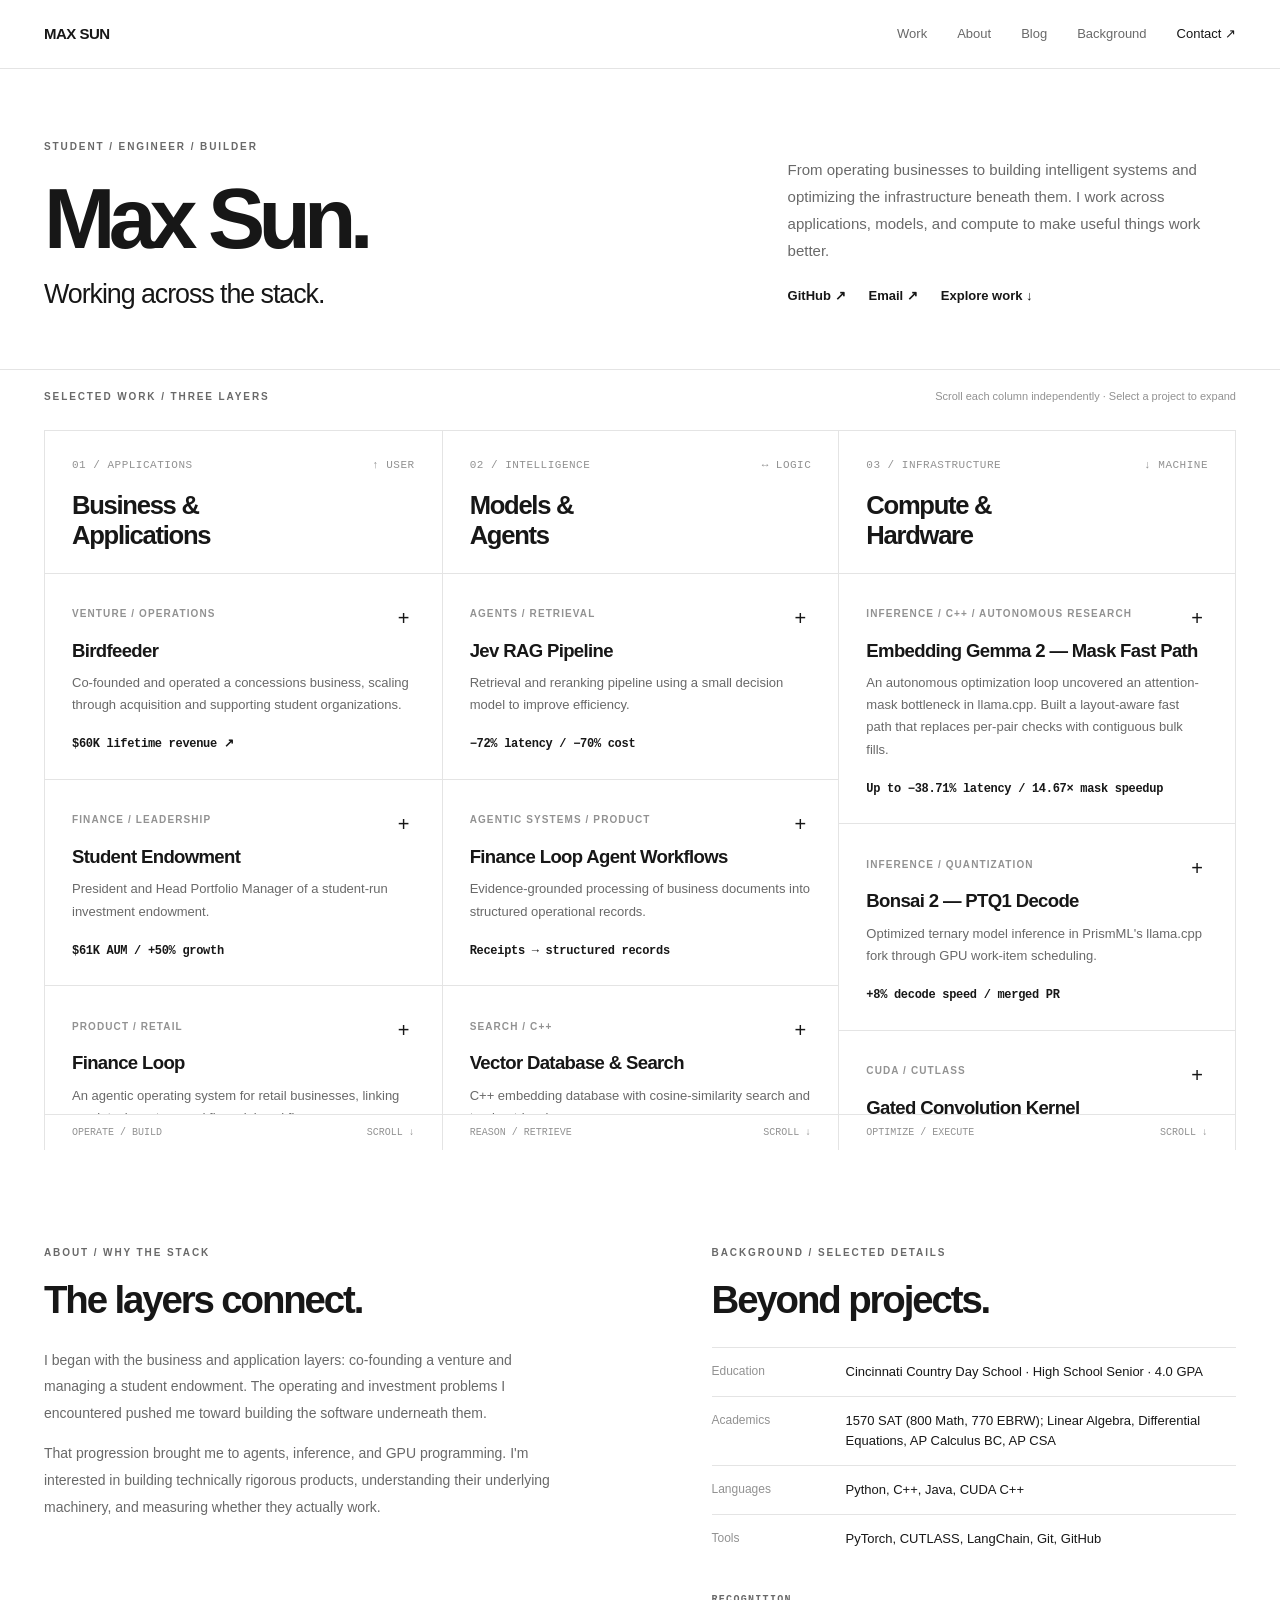
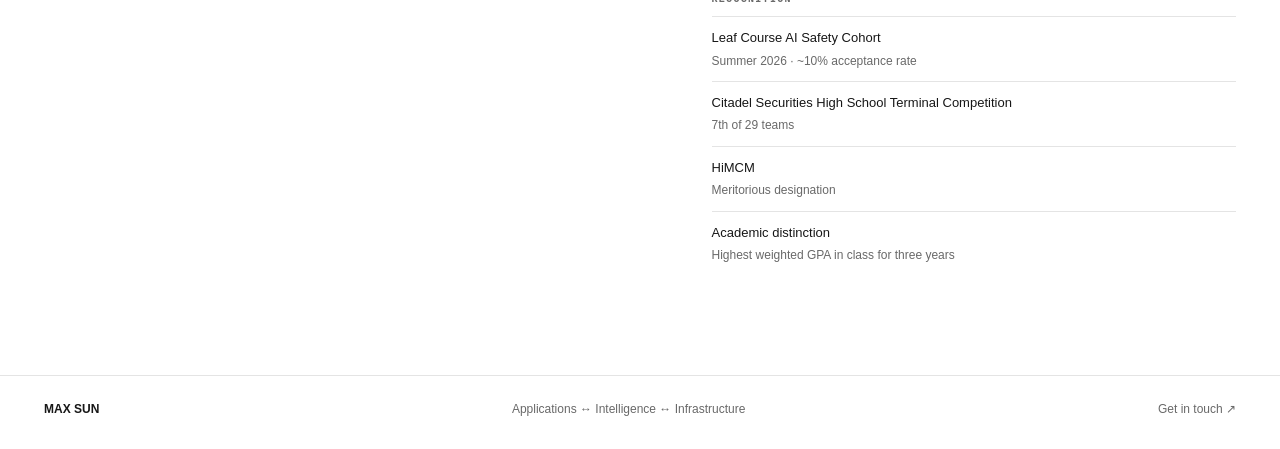
<file: index.html>
<!doctype html>
<html lang="en">
<head>
  <meta charset="utf-8">
  <meta name="viewport" content="width=device-width, initial-scale=1">
  <meta name="color-scheme" content="light">
  <meta name="description" content="Max Sun — building across applications, intelligent systems, and compute infrastructure.">
  <title>Max Sun — Across the Stack</title>
  <link rel="icon" type="image/svg+xml" href="/icon.svg">
  <style>
    :root { --ink:#171717; --muted:#696969; --faint:#929292; --line:#e4e4e4; --canvas:#fff; --soft:#f7f7f7; --max:1500px; --header:68px; }
    *, *::before, *::after { box-sizing:border-box; }
    html { scroll-behavior:smooth; scroll-padding-top:90px; }
    body { margin:0; background:var(--canvas); color:var(--ink); font-family:Inter,ui-sans-serif,-apple-system,BlinkMacSystemFont,"Segoe UI",sans-serif; font-size:15px; line-height:1.55; -webkit-font-smoothing:antialiased; }
    a { color:inherit; text-decoration:none; }
    button { font:inherit; }
    a:focus-visible, button:focus-visible, summary:focus-visible { outline:2px solid var(--ink); outline-offset:4px; }
    .wrap { width:min(calc(100% - 88px),var(--max)); margin-inline:auto; }
    .nav { position:sticky; top:0; z-index:10; background:rgba(255,255,255,.94); border-bottom:1px solid var(--line); backdrop-filter:blur(16px); }
    .nav-inner { height:var(--header); display:flex; align-items:center; justify-content:space-between; gap:24px; }
    .wordmark { font-weight:750; letter-spacing:-.035em; font-size:15px; white-space:nowrap; }
    .nav-links { display:flex; align-items:center; gap:30px; color:var(--muted); font-size:13px; }
    .nav-links a:hover, .text-link:hover, .project-link:hover { color:var(--ink); }
    .nav-links a:last-child { color:var(--ink); }
    .intro { padding:70px 0 58px; display:grid; grid-template-columns:minmax(0,1.15fr) minmax(300px,.75fr); gap:56px; align-items:end; }
    .overline { color:var(--muted); font-size:10px; letter-spacing:.19em; text-transform:uppercase; font-weight:750; }
    h1,h2,h3,p { margin-top:0; }
    h1 { font-size:clamp(50px,6.7vw,112px); font-weight:690; line-height:.98; letter-spacing:-.078em; margin:21px 0 18px; }
    .tagline { font-size:clamp(21px,2.1vw,29px); letter-spacing:-.04em; line-height:1.24; margin:0; }
    .intro-right { padding-bottom:5px; }
    .intro-right p { max-width:485px; color:var(--muted); font-size:15px; line-height:1.8; margin-bottom:22px; }
    .quick-links { display:flex; flex-wrap:wrap; gap:23px; font-weight:650; font-size:13px; }
    .quick-links a:hover { text-decoration:underline; text-underline-offset:5px; }
    .work-section { border-top:1px solid var(--line); }
    .section-meta { display:flex; justify-content:space-between; align-items:center; gap:20px; padding:18px 0 25px; }
    .section-meta p { margin:0; }
    .section-note { color:var(--faint); font-size:11px; }
    .work-grid { display:grid; grid-template-columns:repeat(3,minmax(0,1fr)); border:1px solid var(--line); border-bottom:0; }
    .stream { min-width:0; display:flex; flex-direction:column; }
    .stream + .stream { border-left:1px solid var(--line); }
    .stream-head { padding:27px 27px 23px; border-bottom:1px solid var(--line); min-height:142px; }
    .stream-index { display:flex; align-items:center; justify-content:space-between; gap:10px; color:var(--faint); font:11px/1.3 ui-monospace,SFMono-Regular,Consolas,monospace; letter-spacing:.045em; }
    .stream h2 { font-size:clamp(21px,2vw,30px); font-weight:680; letter-spacing:-.05em; margin:19px 0 0; line-height:1.15; }
    .stream-list { height:min(60vh,620px); min-height:385px; overflow-y:auto; overscroll-behavior-y:contain; scrollbar-width:thin; scrollbar-color:#ccc transparent; }
    .stream-list::-webkit-scrollbar { width:5px; }
    .stream-list::-webkit-scrollbar-thumb { background:#ccc; }
    .project { border-bottom:1px solid var(--line); }
    .project summary { display:block; list-style:none; cursor:pointer; padding:29px 27px 26px; transition:background .15s ease; }
    .project summary::-webkit-details-marker { display:none; }
    .project summary:hover, .project[open] summary { background:var(--soft); }
    .project-top { display:flex; align-items:center; justify-content:space-between; gap:16px; }
    .project-kind { color:var(--faint); font-size:10px; font-weight:700; text-transform:uppercase; letter-spacing:.11em; }
    .project-icon { width:22px; height:22px; display:grid; place-items:center; font-size:20px; font-weight:300; transition:transform .18s; flex:none; }
    .project[open] .project-icon { transform:rotate(45deg); }
    .project h3 { font-size:clamp(17px,1.45vw,21px); letter-spacing:-.035em; font-weight:670; line-height:1.25; margin:14px 0 10px; }
    .project-blurb { font-size:13px; color:var(--muted); line-height:1.7; margin:0; }
    .project-stat { display:block; margin-top:20px; font:600 12px/1.4 ui-monospace,SFMono-Regular,Consolas,monospace; letter-spacing:-.025em; }
    .project-detail { padding:0 27px 27px; background:var(--soft); }
    .project-detail p { margin:0 0 15px; font-size:13px; line-height:1.8; color:#505050; }
    .detail-label { display:block; padding-top:4px; margin-bottom:8px; color:var(--faint); text-transform:uppercase; font:10px/1.5 ui-monospace,SFMono-Regular,Consolas,monospace; letter-spacing:.08em; }
    .detail-metrics { display:grid; grid-template-columns:repeat(2,minmax(0,1fr)); gap:10px; margin:20px 0; }
    .metric { padding:12px; border:1px solid #e2e2e2; background:#fff; }
    .metric strong { display:block; font:650 17px/1.3 ui-monospace,SFMono-Regular,Consolas,monospace; letter-spacing:-.05em; }
    .metric span { display:block; margin-top:6px; color:var(--muted); font-size:10px; line-height:1.4; }
    .project-link { font-size:12px; font-weight:750; border-bottom:1px solid currentColor; padding-bottom:2px; display:inline-block; }
    .stream-bottom { border-top:1px solid var(--line); padding:12px 27px; display:flex; justify-content:space-between; color:var(--faint); font:10px ui-monospace,SFMono-Regular,Consolas,monospace; }
    .benchmark-table { width:100%; border-collapse:collapse; margin:10px 0 21px; font:11px/1.6 ui-monospace,SFMono-Regular,Consolas,monospace; font-variant-numeric:tabular-nums; }
    .benchmark-table th { font-size:10px; font-weight:650; color:var(--muted); text-align:left; border-bottom:1px solid #d5d5d5; padding:7px 4px 9px 0; }
    .benchmark-table td { border-bottom:1px solid #e2e2e2; padding:8px 4px 8px 0; }
    .benchmark-table th:not(:first-child), .benchmark-table td:not(:first-child) { text-align:right; }
    .benchmark-table th:last-child, .benchmark-table td:last-child { padding-right:0; }
    .below { display:grid; grid-template-columns:1fr 1fr; gap:12%; padding:95px 0 100px; }
    .below h2 { font-size:clamp(28px,3vw,43px); line-height:1.15; letter-spacing:-.055em; font-weight:670; margin:17px 0 25px; }
    .below p { font-size:14px; line-height:1.9; color:var(--muted); max-width:610px; }
    .facts { display:grid; grid-template-columns:1fr; gap:0; margin:0; }
    .facts > div { display:grid; grid-template-columns:118px 1fr; padding:14px 0; gap:16px; border-top:1px solid var(--line); }
    .facts dt { color:var(--faint); font-size:12px; }
    .facts dd { margin:0; font-size:13px; }
    .small-label { font:700 10px ui-monospace,SFMono-Regular,Consolas,monospace; letter-spacing:.13em; color:var(--muted); text-transform:uppercase; margin:31px 0 11px; }
    .recognition { padding:0; margin:0; list-style:none; }
    .recognition li { padding:11px 0; border-top:1px solid var(--line); font-size:13px; }
    .recognition span { display:block; color:var(--muted); font-size:12px; margin-top:3px; }
    footer { border-top:1px solid var(--line); padding:24px 0 30px; }
    .footer-inner { display:flex; justify-content:space-between; align-items:center; gap:20px; font-size:12px; color:var(--muted); }
    .footer-inner strong { color:var(--ink); }
    @media(max-width:900px) { .intro { grid-template-columns:1fr; gap:22px; padding-top:58px; } .intro-right p { max-width:700px; } .wrap { width:min(calc(100% - 48px),var(--max)); } .stream-head,.project summary { padding-left:18px; padding-right:18px; } .project-detail { padding-left:18px; padding-right:18px; } .stream h2 { font-size:22px; } .below { gap:6%; } }
    @media(max-width:680px) { :root { --header:58px; } .wrap { width:calc(100% - 36px); } .nav-links { gap:17px; font-size:12px; } .nav-links .optional { display:none; } .intro { padding:52px 0 55px; } h1 { font-size:clamp(58px,15vw,90px); } .tagline { font-size:22px; } .section-note { display:none; } .work-grid { grid-template-columns:1fr; } .stream + .stream { border-left:0; border-top:1px solid var(--ink); } .stream-head { min-height:0; padding:21px 19px; } .stream h2 { margin-top:12px; } .stream-list { height:auto; min-height:0; max-height:none; overflow:visible; } .project summary { padding:24px 19px; } .project-detail { padding:0 19px 25px; } .stream-bottom { display:none; } .below { grid-template-columns:1fr; gap:48px; padding:66px 0 76px; } .footer-inner { align-items:flex-start; flex-direction:column; gap:7px; } }
    @media(prefers-reduced-motion:reduce) { html { scroll-behavior:auto; } *,*::before,*::after { transition:none !important; } }
  </style>
</head>
<body id="top">
  <header class="nav">
    <div class="wrap nav-inner">
      <a class="wordmark" href="#top" aria-label="Max Sun — back to top">MAX SUN</a>
      <nav class="nav-links" aria-label="Main navigation">
        <a href="#work">Work</a><a href="#about">About</a><a href="/blog/">Blog</a><a class="optional" href="#background">Background</a><a href="mailto:max-sm-yc@gmail.com">Contact ↗</a>
      </nav>
    </div>
  </header>
  <main>
    <section class="wrap intro" aria-labelledby="hero-title">
      <div>
        <div class="overline">Student / Engineer / Builder</div>
        <h1 id="hero-title">Max Sun<span aria-hidden="true">.</span></h1>
        <p class="tagline">Working across the stack.</p>
      </div>
      <div class="intro-right">
        <p>From operating businesses to building intelligent systems and optimizing the infrastructure beneath them. I work across applications, models, and compute to make useful things work better.</p>
        <div class="quick-links"><a href="https://github.com/Max-sm-yc" target="_blank" rel="noopener noreferrer">GitHub ↗</a><a href="mailto:max-sm-yc@gmail.com">Email ↗</a><a href="#work">Explore work ↓</a></div>
      </div>
    </section>

    <section id="work" class="work-section" aria-label="Selected work">
      <div class="wrap">
        <div class="section-meta"><p class="overline">Selected work / Three layers</p><p class="section-note">Scroll each column independently · Select a project to expand</p></div>
        <div class="work-grid">
          <section class="stream" aria-labelledby="apps-title">
            <div class="stream-head"><div class="stream-index"><span>01 / APPLICATIONS</span><span>↑ USER</span></div><h2 id="apps-title">Business &amp;<br>Applications</h2></div>
            <div class="stream-list" tabindex="0" aria-label="Business and applications projects, scrollable">
              <details class="project"><summary><div class="project-top"><span class="project-kind">Venture / Operations</span><span class="project-icon" aria-hidden="true">+</span></div><h3>Birdfeeder</h3><p class="project-blurb">Co-founded and operated a concessions business, scaling through acquisition and supporting student organizations.</p><span class="project-stat">$60K lifetime revenue ↗</span></summary><div class="project-detail"><span class="detail-label">Impact</span><p>Co-Founder &amp; CEO. Led an acquisition that doubled annual revenue and contributed more than $5,000 in grants to student organizations.</p><div class="detail-metrics"><div class="metric"><strong>$50K</strong><span>Annualized revenue</span></div><div class="metric"><strong>$5K+</strong><span>Student grants</span></div></div></div></details>
              <details class="project"><summary><div class="project-top"><span class="project-kind">Finance / Leadership</span><span class="project-icon" aria-hidden="true">+</span></div><h3>Student Endowment</h3><p class="project-blurb">President and Head Portfolio Manager of a student-run investment endowment.</p><span class="project-stat">$61K AUM / +50% growth</span></summary><div class="project-detail"><span class="detail-label">Experience</span><p>Managed the school's student endowment, worked on statistical arbitrage, and helped increase assets under management by 50%. The program has been sponsored by Morgan Stanley PWM and Jane Street.</p></div></details>
              <details class="project"><summary><div class="project-top"><span class="project-kind">Product / Retail</span><span class="project-icon" aria-hidden="true">+</span></div><h3>Finance Loop</h3><p class="project-blurb">An agentic operating system for retail businesses, linking receipts, inventory, and financial workflows.</p><span class="project-stat">AI-assisted operations ↗</span></summary><div class="project-detail"><span class="detail-label">Product</span><p>Supervised AI workflows for point-of-sale businesses, using evidence-grounded agents to prepare operational and financial records. Designed to reduce friction in routine retail administration.</p><p>Connects business-facing workflows to the agent systems featured in the neighboring column.</p></div></details>
            </div><div class="stream-bottom"><span>OPERATE / BUILD</span><span>SCROLL ↓</span></div>
          </section>

          <section class="stream" aria-labelledby="ai-title">
            <div class="stream-head"><div class="stream-index"><span>02 / INTELLIGENCE</span><span>↔ LOGIC</span></div><h2 id="ai-title">Models &amp;<br>Agents</h2></div>
            <div class="stream-list" tabindex="0" aria-label="Models and agents projects, scrollable">
              <details class="project"><summary><div class="project-top"><span class="project-kind">Agents / Retrieval</span><span class="project-icon" aria-hidden="true">+</span></div><h3>Jev RAG Pipeline</h3><p class="project-blurb">Retrieval and reranking pipeline using a small decision model to improve efficiency.</p><span class="project-stat">−72% latency / −70% cost</span></summary><div class="project-detail"><span class="detail-label">Result</span><p>Developed a retrieval pipeline with reranking that reduced latency by 72% and costs by 70% in the reported evaluation.</p><div class="detail-metrics"><div class="metric"><strong>−72%</strong><span>Latency</span></div><div class="metric"><strong>−70%</strong><span>Cost</span></div></div><a class="project-link" href="https://github.com/Max-sm-yc/Jev-RAG" target="_blank" rel="noopener noreferrer">View repository ↗</a></div></details>
              <details class="project"><summary><div class="project-top"><span class="project-kind">Agentic Systems / Product</span><span class="project-icon" aria-hidden="true">+</span></div><h3>Finance Loop Agent Workflows</h3><p class="project-blurb">Evidence-grounded processing of business documents into structured operational records.</p><span class="project-stat">Receipts → structured records</span></summary><div class="project-detail"><span class="detail-label">System design</span><p>Built workflows around receipt ingestion, structured data extraction, and human-supervised updates to business records. A technical view into the intelligence layer.</p></div></details>
              <details class="project"><summary><div class="project-top"><span class="project-kind">Search / C++</span><span class="project-icon" aria-hidden="true">+</span></div><h3>Vector Database &amp; Search</h3><p class="project-blurb">C++ embedding database with cosine-similarity search and top-k retrieval.</p><span class="project-stat">C++ / Vector retrieval</span></summary><div class="project-detail"><span class="detail-label">Foundation</span><p>Implemented embedding storage and similarity search to understand the retrieval primitives underlying modern AI applications.</p></div></details>
            </div><div class="stream-bottom"><span>REASON / RETRIEVE</span><span>SCROLL ↓</span></div>
          </section>

          <section class="stream" aria-labelledby="infra-title">
            <div class="stream-head"><div class="stream-index"><span>03 / INFRASTRUCTURE</span><span>↓ MACHINE</span></div><h2 id="infra-title">Compute &amp;<br>Hardware</h2></div>
            <div class="stream-list" tabindex="0" aria-label="Compute and hardware projects, scrollable">
              <details class="project"><summary><div class="project-top"><span class="project-kind">Inference / C++ / Autonomous Research</span><span class="project-icon" aria-hidden="true">+</span></div><h3>Embedding Gemma 2 — Mask Fast Path</h3><p class="project-blurb">An autonomous optimization loop uncovered an attention-mask bottleneck in llama.cpp. Built a layout-aware fast path that replaces per-pair checks with contiguous bulk fills.</p><span class="project-stat">Up to −38.71% latency / 14.67× mask speedup</span></summary><div class="project-detail"><span class="detail-label">Approach</span><p>Profiled Embedding Gemma 2 workloads through an autonomous research loop and identified CPU attention-mask construction as a disproportionate cost. For eligible contiguous sequence layouts, computed each query row's allowed key interval directly instead of checking every query/key pair, then filled the interval in bulk. An eligibility-gated fallback preserves the general mask path for unsupported layouts.</p><div class="detail-metrics"><div class="metric"><strong>−38.71%</strong><span>Largest measured end-to-end latency reduction (L4096/B1)</span></div><div class="metric"><strong>14.67×</strong><span>Fastest mask generation relative to baseline (L1024/B1)</span></div></div><span class="detail-label">Benchmarks / Baseline → Optimized</span><table class="benchmark-table" aria-label="Embedding Gemma 2 attention-mask benchmark results"><thead><tr><th scope="col">Workload</th><th scope="col">Total ↓</th><th scope="col">Mask speedup</th></tr></thead><tbody><tr><td>L512/B8</td><td>22.61%</td><td>6.16×</td></tr><tr><td>L1024/B1</td><td>20.76%</td><td>14.67×</td></tr><tr><td>L2048/B2</td><td>31.52%</td><td>8.16×</td></tr><tr><td>L4096/B1</td><td>38.71%</td><td>9.47×</td></tr></tbody></table><p>At L4096/B1, total time fell from 156.47 to 95.89 ms, while mask generation fell from 67.23 to 7.10 ms. Results are for the reported benchmark workloads.</p></div></details>
              <details class="project"><summary><div class="project-top"><span class="project-kind">Inference / Quantization</span><span class="project-icon" aria-hidden="true">+</span></div><h3>Bonsai 2 — PTQ1 Decode</h3><p class="project-blurb">Optimized ternary model inference in PrismML's llama.cpp fork through GPU work-item scheduling.</p><span class="project-stat">+8% decode speed / merged PR</span></summary><div class="project-detail"><span class="detail-label">Optimization</span><p>Directed autonomous experiments optimizing Bonsai 2 27B PTQ1 inference. Reduced register usage by assigning one output row per work item; the change was merged upstream.</p><div class="detail-metrics"><div class="metric"><strong>+8%</strong><span>Decode speed</span></div><div class="metric"><strong>108 → 76</strong><span>Registers per thread</span></div></div><a class="project-link" href="https://github.com/Max-sm-yc/bonsai-llama-cpp-fork" target="_blank" rel="noopener noreferrer">View repository ↗</a></div></details>
              <details class="project"><summary><div class="project-top"><span class="project-kind">CUDA / CUTLASS</span><span class="project-icon" aria-hidden="true">+</span></div><h3>Gated Convolution Kernel</h3><p class="project-blurb">Custom GPU convolution kernel benchmarked against a torch.compile implementation.</p><span class="project-stat">42% faster execution</span></summary><div class="project-detail"><span class="detail-label">Kernel engineering</span><p>Implemented a custom CUDA/CUTLASS gated convolution kernel, achieving 42% faster execution than the torch.compile baseline in the reported benchmark.</p><a class="project-link" href="https://github.com/Max-sm-yc/ConvolutionGate" target="_blank" rel="noopener noreferrer">View repository ↗</a></div></details>
              <details class="project"><summary><div class="project-top"><span class="project-kind">C++ / Fundamentals</span><span class="project-icon" aria-hidden="true">+</span></div><h3>Tensor C++</h3><p class="project-blurb">Reimplemented foundational deep-learning tensor operations, matrix multiplication, and linear layers.</p><span class="project-stat">C++ / Tensor primitives</span></summary><div class="project-detail"><span class="detail-label">Foundation</span><p>Explored low-level numerical computation by implementing basic tensor and neural-network building blocks from scratch.</p></div></details>
            </div><div class="stream-bottom"><span>OPTIMIZE / EXECUTE</span><span>SCROLL ↓</span></div>
          </section>
        </div>
      </div>
    </section>

    <section class="wrap below" id="about" aria-labelledby="about-title">
      <div><div class="overline">About / Why the stack</div><h2 id="about-title">The layers connect.</h2><p>I began with the business and application layers: co-founding a venture and managing a student endowment. The operating and investment problems I encountered pushed me toward building the software underneath them.</p><p>That progression brought me to agents, inference, and GPU programming. I'm interested in building technically rigorous products, understanding their underlying machinery, and measuring whether they actually work.</p></div>
      <div id="background"><div class="overline">Background / Selected details</div><h2>Beyond projects.</h2><dl class="facts"><div><dt>Education</dt><dd>Cincinnati Country Day School · High School Senior · 4.0 GPA</dd></div><div><dt>Academics</dt><dd>1570 SAT (800 Math, 770 EBRW); Linear Algebra, Differential Equations, AP Calculus BC, AP CSA</dd></div><div><dt>Languages</dt><dd>Python, C++, Java, CUDA C++</dd></div><div><dt>Tools</dt><dd>PyTorch, CUTLASS, LangChain, Git, GitHub</dd></div></dl><div class="small-label">Recognition</div><ul class="recognition"><li>Leaf Course AI Safety Cohort <span>Summer 2026 · ~10% acceptance rate</span></li><li>Citadel Securities High School Terminal Competition <span>7th of 29 teams</span></li><li>HiMCM <span>Meritorious designation</span></li><li>Academic distinction <span>Highest weighted GPA in class for three years</span></li></ul></div>
    </section>
  </main>
  <footer><div class="wrap footer-inner"><strong>MAX SUN</strong><span>Applications ↔ Intelligence ↔ Infrastructure</span><a href="mailto:max-sm-yc@gmail.com">Get in touch ↗</a></div></footer>
  <script>
    // Avoid fighting browser scroll restoration or native details keyboard behavior.
    // Collapse other entries within the same column when a project expands.
    document.querySelectorAll('.project').forEach(project => {
      project.addEventListener('toggle', () => {
        if (!project.open) return;
        const stream = project.closest('.stream-list');
        stream.querySelectorAll('.project[open]').forEach(other => {
          if (other !== project) other.open = false;
        });
      });
    });
  </script>
</body>
</html>
</file>
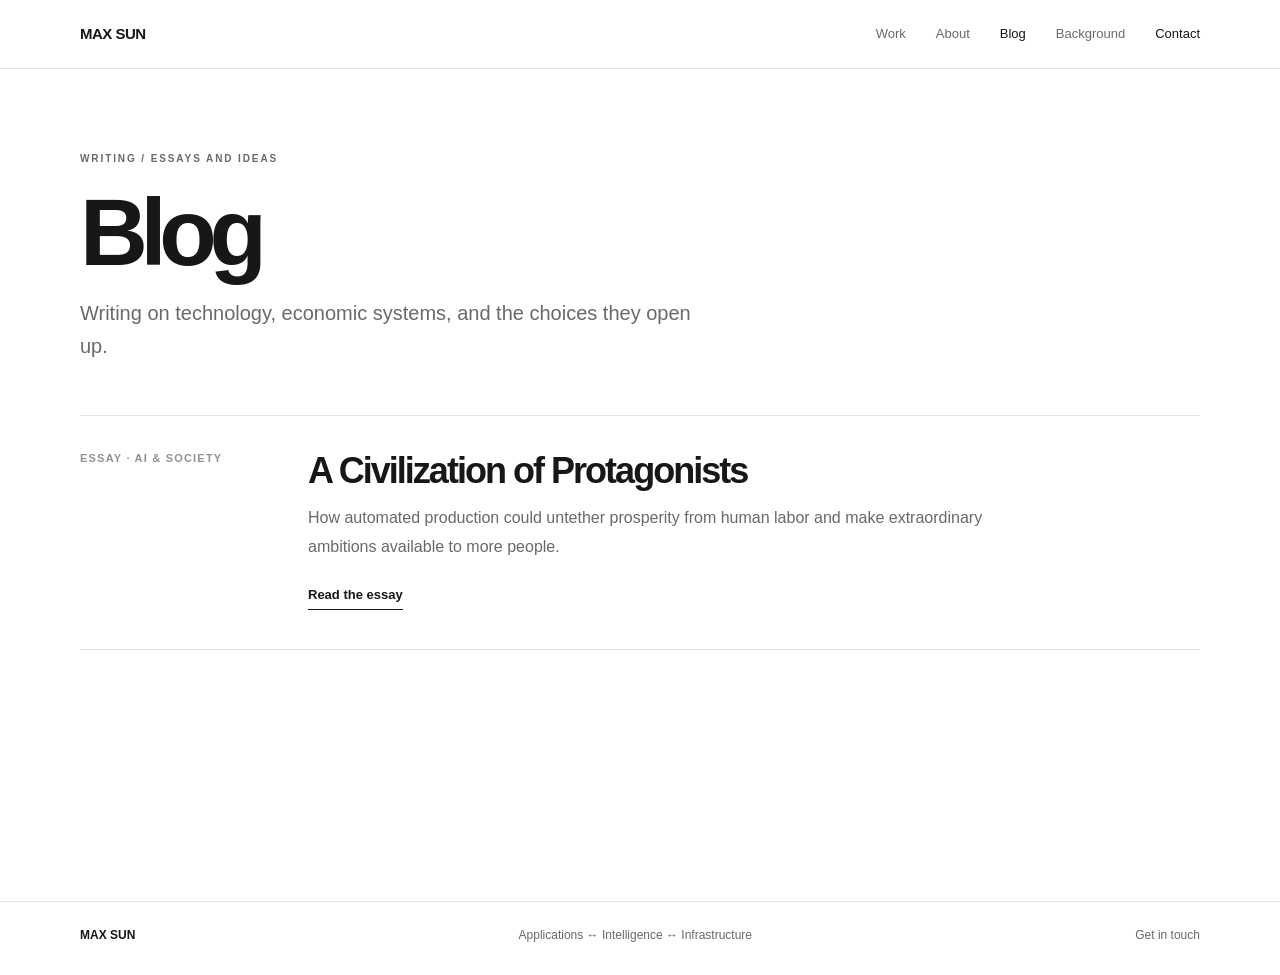
<file: blog/index.html>
<!doctype html>
<html lang="en">
<head>
  <meta charset="utf-8">
  <meta name="viewport" content="width=device-width, initial-scale=1">
  <meta name="color-scheme" content="light">
  <meta name="description" content="Essays by Max Sun on technology, economic systems, and human ambition.">
  <title>Writing — Max Sun</title>
  <link rel="icon" type="image/svg+xml" href="/icon.svg">
  <link rel="stylesheet" href="/blog.css">
</head>
<body>
  <header class="nav">
    <div class="wrap nav-inner">
      <a class="wordmark" href="/" aria-label="Max Sun — home">MAX SUN</a>
      <nav class="nav-links" aria-label="Main navigation">
        <a href="/#work">Work</a><a href="/#about">About</a><a href="/blog/" aria-current="page">Blog</a><a class="optional" href="/#background">Background</a><a href="mailto:max-sm-yc@gmail.com">Contact</a>
      </nav>
    </div>
  </header>
  <main class="page-main">
    <div class="wrap">
      <section class="page-intro" aria-labelledby="page-title">
        <p class="overline">Writing / Essays and ideas</p>
        <h1 id="page-title">Blog</h1>
        <p class="page-deck">Writing on technology, economic systems, and the choices they open up.</p>
      </section>
      <section class="post-list" aria-label="Blog posts">
        <article class="post-card">
          <p class="post-kind">Essay · AI &amp; Society</p>
          <div>
            <h2 class="post-title"><a href="/blog/a-civilization-of-protagonists/">A Civilization of Protagonists</a></h2>
            <p class="post-summary">How automated production could untether prosperity from human labor and make extraordinary ambitions available to more people.</p>
            <a class="read-link" href="/blog/a-civilization-of-protagonists/">Read the essay</a>
          </div>
        </article>
      </section>
    </div>
  </main>
  <footer>
    <div class="wrap footer-inner"><strong>MAX SUN</strong><span>Applications ↔ Intelligence ↔ Infrastructure</span><a href="mailto:max-sm-yc@gmail.com">Get in touch</a></div>
  </footer>
</body>
</html>
</file>
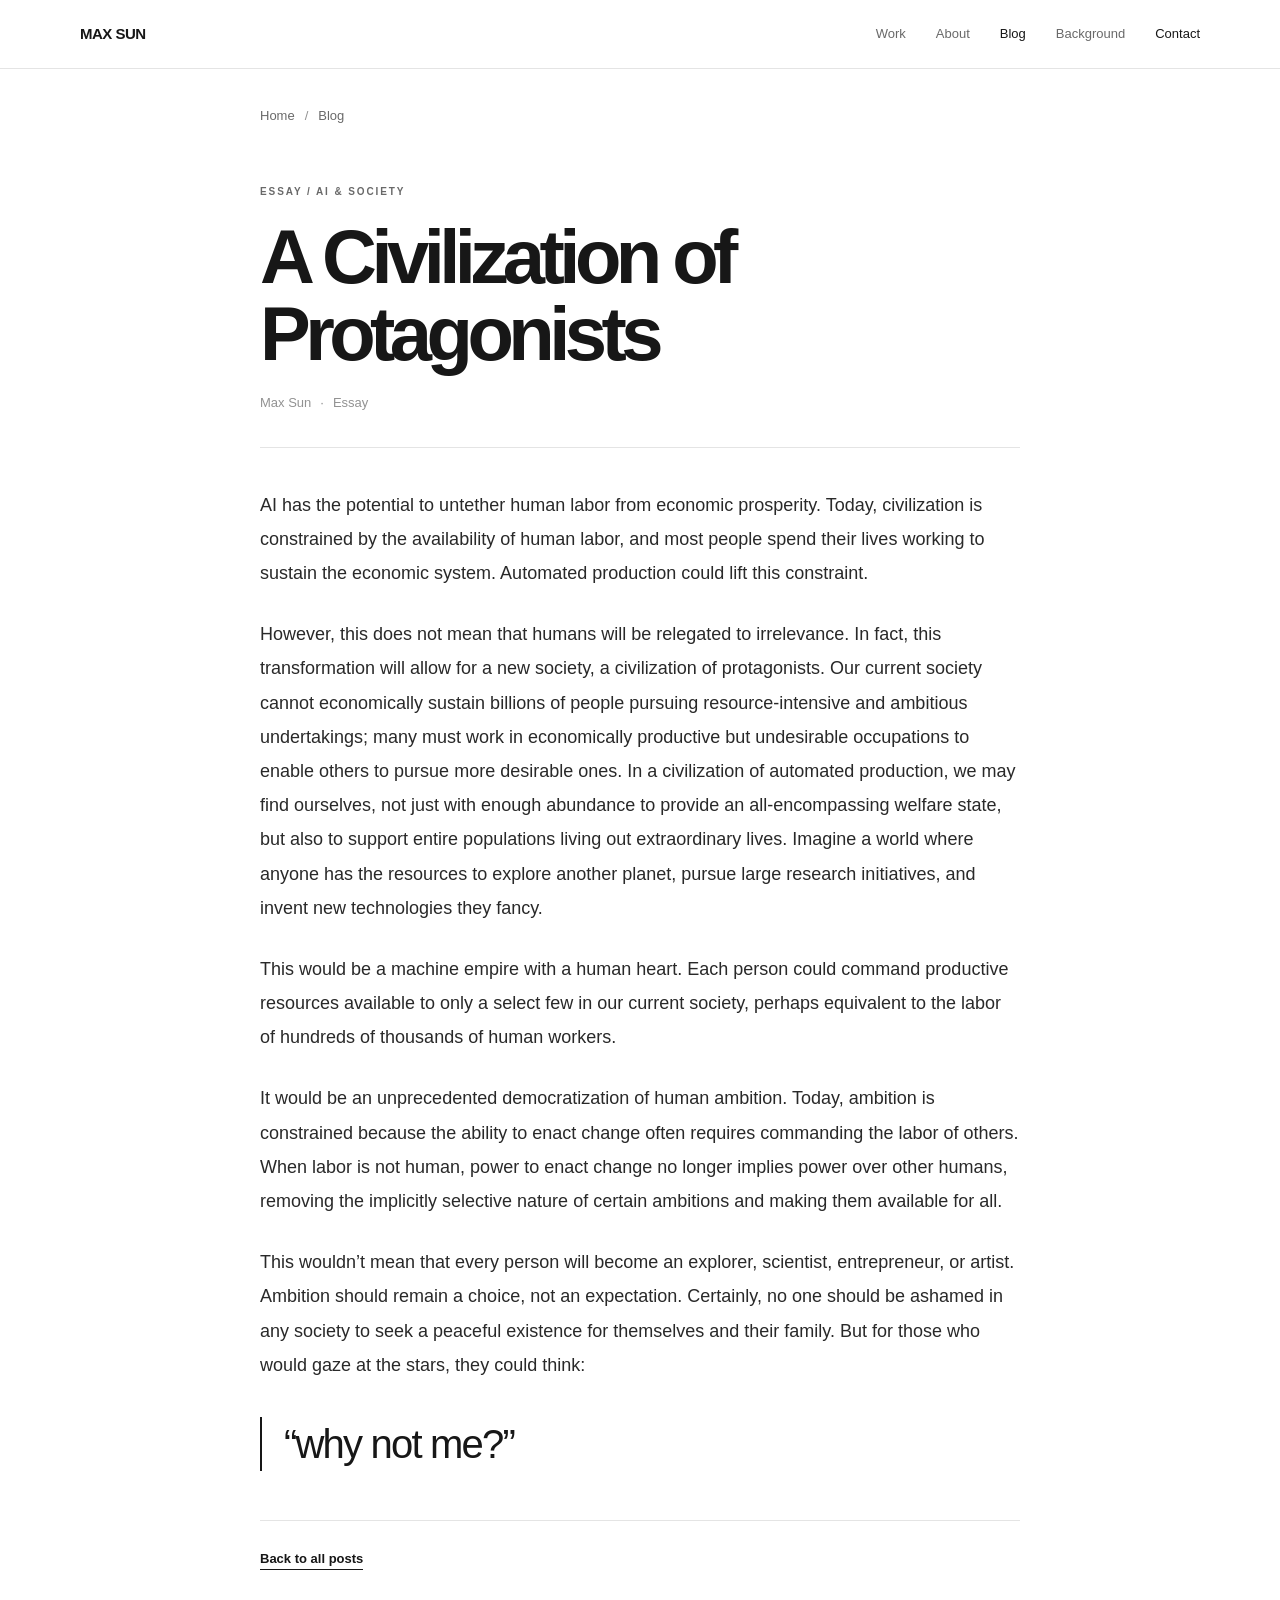
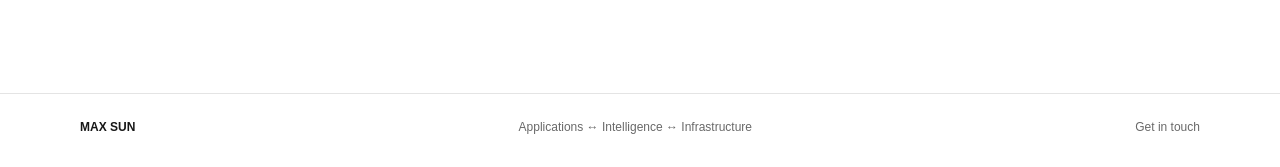
<file: blog/a-civilization-of-protagonists/index.html>
<!doctype html>
<html lang="en">
<head>
  <meta charset="utf-8">
  <meta name="viewport" content="width=device-width, initial-scale=1">
  <meta name="color-scheme" content="light">
  <meta name="description" content="A Civilization of Protagonists by Max Sun: how automated production could expand human ambition.">
  <title>A Civilization of Protagonists — Max Sun</title>
  <link rel="icon" type="image/svg+xml" href="/icon.svg">
  <link rel="stylesheet" href="/blog.css">
</head>
<body>
  <header class="nav">
    <div class="wrap nav-inner">
      <a class="wordmark" href="/" aria-label="Max Sun — home">MAX SUN</a>
      <nav class="nav-links" aria-label="Main navigation">
        <a href="/#work">Work</a><a href="/#about">About</a><a href="/blog/" aria-current="page">Blog</a><a class="optional" href="/#background">Background</a><a href="mailto:max-sm-yc@gmail.com">Contact</a>
      </nav>
    </div>
  </header>
  <main class="article-main">
    <nav class="breadcrumbs" aria-label="Breadcrumb">
      <a href="/">Home</a><span aria-hidden="true">/</span><a href="/blog/">Blog</a>
    </nav>
    <article>
      <header class="article-header">
        <p class="overline">Essay / AI &amp; Society</p>
        <h1>A Civilization of Protagonists</h1>
        <p class="article-byline"><span>Max Sun</span><span aria-hidden="true">·</span><span>Essay</span></p>
      </header>
      <div class="article-content">
        <p>AI has the potential to untether human labor from economic prosperity. Today, civilization is constrained by the availability of human labor, and most people spend their lives working to sustain the economic system. Automated production could lift this constraint.</p>
        <p>However, this does not mean that humans will be relegated to irrelevance. In fact, this transformation will allow for a new society, a civilization of protagonists. Our current society cannot economically sustain billions of people pursuing resource-intensive and ambitious undertakings; many must work in economically productive but undesirable occupations to enable others to pursue more desirable ones. In a civilization of automated production, we may find ourselves, not just with enough abundance to provide an all-encompassing welfare state, but also to support entire populations living out extraordinary lives. Imagine a world where anyone has the resources to explore another planet, pursue large research initiatives, and invent new technologies they fancy.</p>
        <p>This would be a machine empire with a human heart. Each person could command productive resources available to only a select few in our current society, perhaps equivalent to the labor of hundreds of thousands of human workers.</p>
        <p>It would be an unprecedented democratization of human ambition. Today, ambition is constrained because the ability to enact change often requires commanding the labor of others. When labor is not human, power to enact change no longer implies power over other humans, removing the implicitly selective nature of certain ambitions and making them available for all.</p>
        <p>This wouldn’t mean that every person will become an explorer, scientist, entrepreneur, or artist. Ambition should remain a choice, not an expectation. Certainly, no one should be ashamed in any society to seek a peaceful existence for themselves and their family. But for those who would gaze at the stars, they could think:</p>
        <blockquote><p>“why not me?”</p></blockquote>
      </div>
      <footer class="article-end"><a href="/blog/">Back to all posts</a></footer>
    </article>
  </main>
  <footer>
    <div class="wrap footer-inner"><strong>MAX SUN</strong><span>Applications ↔ Intelligence ↔ Infrastructure</span><a href="mailto:max-sm-yc@gmail.com">Get in touch</a></div>
  </footer>
</body>
</html>
</file>
<file: blog.css>
:root { --ink:#171717; --muted:#696969; --faint:#929292; --line:#e4e4e4; --canvas:#fff; --soft:#f7f7f7; --max:1120px; --header:68px; }
*, *::before, *::after { box-sizing:border-box; }
html { scroll-behavior:smooth; scroll-padding-top:90px; }
body { margin:0; background:var(--canvas); color:var(--ink); font-family:Inter,ui-sans-serif,-apple-system,BlinkMacSystemFont,"Segoe UI",sans-serif; font-size:16px; line-height:1.6; -webkit-font-smoothing:antialiased; }
a { color:inherit; text-decoration:none; }
a:focus-visible { outline:2px solid var(--ink); outline-offset:4px; }
h1,h2,h3,p { margin-top:0; }
.wrap { width:min(calc(100% - 88px),var(--max)); margin-inline:auto; }
.nav { position:sticky; top:0; z-index:10; background:rgba(255,255,255,.94); border-bottom:1px solid var(--line); backdrop-filter:blur(16px); }
.nav-inner { height:var(--header); display:flex; align-items:center; justify-content:space-between; gap:24px; }
.wordmark { font-weight:750; letter-spacing:-.035em; font-size:15px; white-space:nowrap; }
.nav-links { display:flex; align-items:center; gap:30px; color:var(--muted); font-size:13px; }
.nav-links a:hover, .nav-links a[aria-current="page"] { color:var(--ink); }
.nav-links a:last-child { color:var(--ink); }
.overline { color:var(--muted); font-size:10px; letter-spacing:.19em; text-transform:uppercase; font-weight:750; }
.page-main { min-height:calc(100vh - var(--header)); }
.page-intro { padding:82px 0 52px; border-bottom:1px solid var(--line); }
.page-intro h1 { font-size:clamp(54px,8vw,94px); font-weight:690; line-height:.98; letter-spacing:-.078em; margin:20px 0 18px; }
.page-deck { max-width:640px; color:var(--muted); font-size:20px; line-height:1.65; margin:0; }
.post-list { padding:0 0 88px; }
.post-card { display:grid; grid-template-columns:minmax(120px,190px) minmax(0,1fr); gap:38px; padding:34px 0 39px; border-bottom:1px solid var(--line); }
.post-kind { color:var(--faint); font-size:11px; font-weight:700; letter-spacing:.11em; text-transform:uppercase; }
.post-title { font-size:clamp(25px,3vw,36px); font-weight:680; line-height:1.16; letter-spacing:-.055em; margin:0 0 12px; }
.post-title a:hover { text-decoration:underline; text-decoration-thickness:1px; text-underline-offset:5px; }
.post-summary { max-width:690px; color:var(--muted); font-size:16px; line-height:1.8; margin:0 0 20px; }
.read-link { display:inline-block; font-size:13px; font-weight:700; border-bottom:1px solid currentColor; padding-bottom:3px; }
.read-link:hover { color:var(--muted); }
.article-main { width:min(calc(100% - 88px),760px); margin-inline:auto; padding:37px 0 92px; }
.breadcrumbs { display:flex; gap:10px; align-items:center; color:var(--muted); font-size:13px; margin-bottom:57px; }
.breadcrumbs span { color:var(--faint); }
.breadcrumbs a:hover { color:var(--ink); text-decoration:underline; text-underline-offset:3px; }
.article-header { border-bottom:1px solid var(--line); padding-bottom:33px; margin-bottom:40px; }
.article-header h1 { font-size:clamp(43px,7.4vw,76px); font-weight:690; line-height:1.02; letter-spacing:-.073em; margin:18px 0 20px; }
.article-deck { color:var(--muted); font-size:21px; line-height:1.55; margin:0 0 22px; }
.article-byline { display:flex; gap:9px; color:var(--faint); font-size:13px; margin:0; }
.article-content { color:#292929; font-size:18px; line-height:1.9; }
.article-content p { margin:0 0 27px; }
.article-content blockquote { border-left:2px solid var(--ink); padding:2px 0 2px 22px; margin:35px 0 4px; color:var(--ink); font-size:clamp(28px,4vw,40px); line-height:1.25; letter-spacing:-.045em; }
.article-content blockquote p { margin:0; }
.article-end { border-top:1px solid var(--line); margin-top:49px; padding-top:24px; }
.article-end a { font-size:13px; font-weight:700; border-bottom:1px solid currentColor; padding-bottom:3px; }
.article-end a:hover { color:var(--muted); }
footer { border-top:1px solid var(--line); padding:24px 0 30px; }
.footer-inner { display:flex; justify-content:space-between; align-items:center; gap:20px; color:var(--muted); font-size:12px; }
.footer-inner strong { color:var(--ink); }
.footer-inner a:hover { color:var(--ink); text-decoration:underline; text-underline-offset:3px; }
@media(max-width:900px) { .wrap { width:min(calc(100% - 48px),var(--max)); } .article-main { width:min(calc(100% - 48px),760px); } .post-card { gap:24px; } }
@media(max-width:680px) { :root { --header:58px; } .wrap { width:calc(100% - 36px); } .article-main { width:calc(100% - 36px); } .nav-links { gap:15px; font-size:12px; } .nav-links .optional { display:none; } .page-intro { padding:58px 0 39px; } .page-deck { font-size:18px; } .post-card { grid-template-columns:1fr; gap:11px; padding:26px 0 30px; } .post-title { font-size:29px; } .breadcrumbs { margin-bottom:42px; } .article-main { padding-top:25px; } .article-header h1 { font-size:clamp(43px,12vw,62px); } .article-deck { font-size:18px; } .article-content { font-size:17px; line-height:1.85; } .article-content p { margin-bottom:23px; } .footer-inner { align-items:flex-start; flex-direction:column; gap:7px; } }
@media(prefers-reduced-motion:reduce) { html { scroll-behavior:auto; } }
</file>
